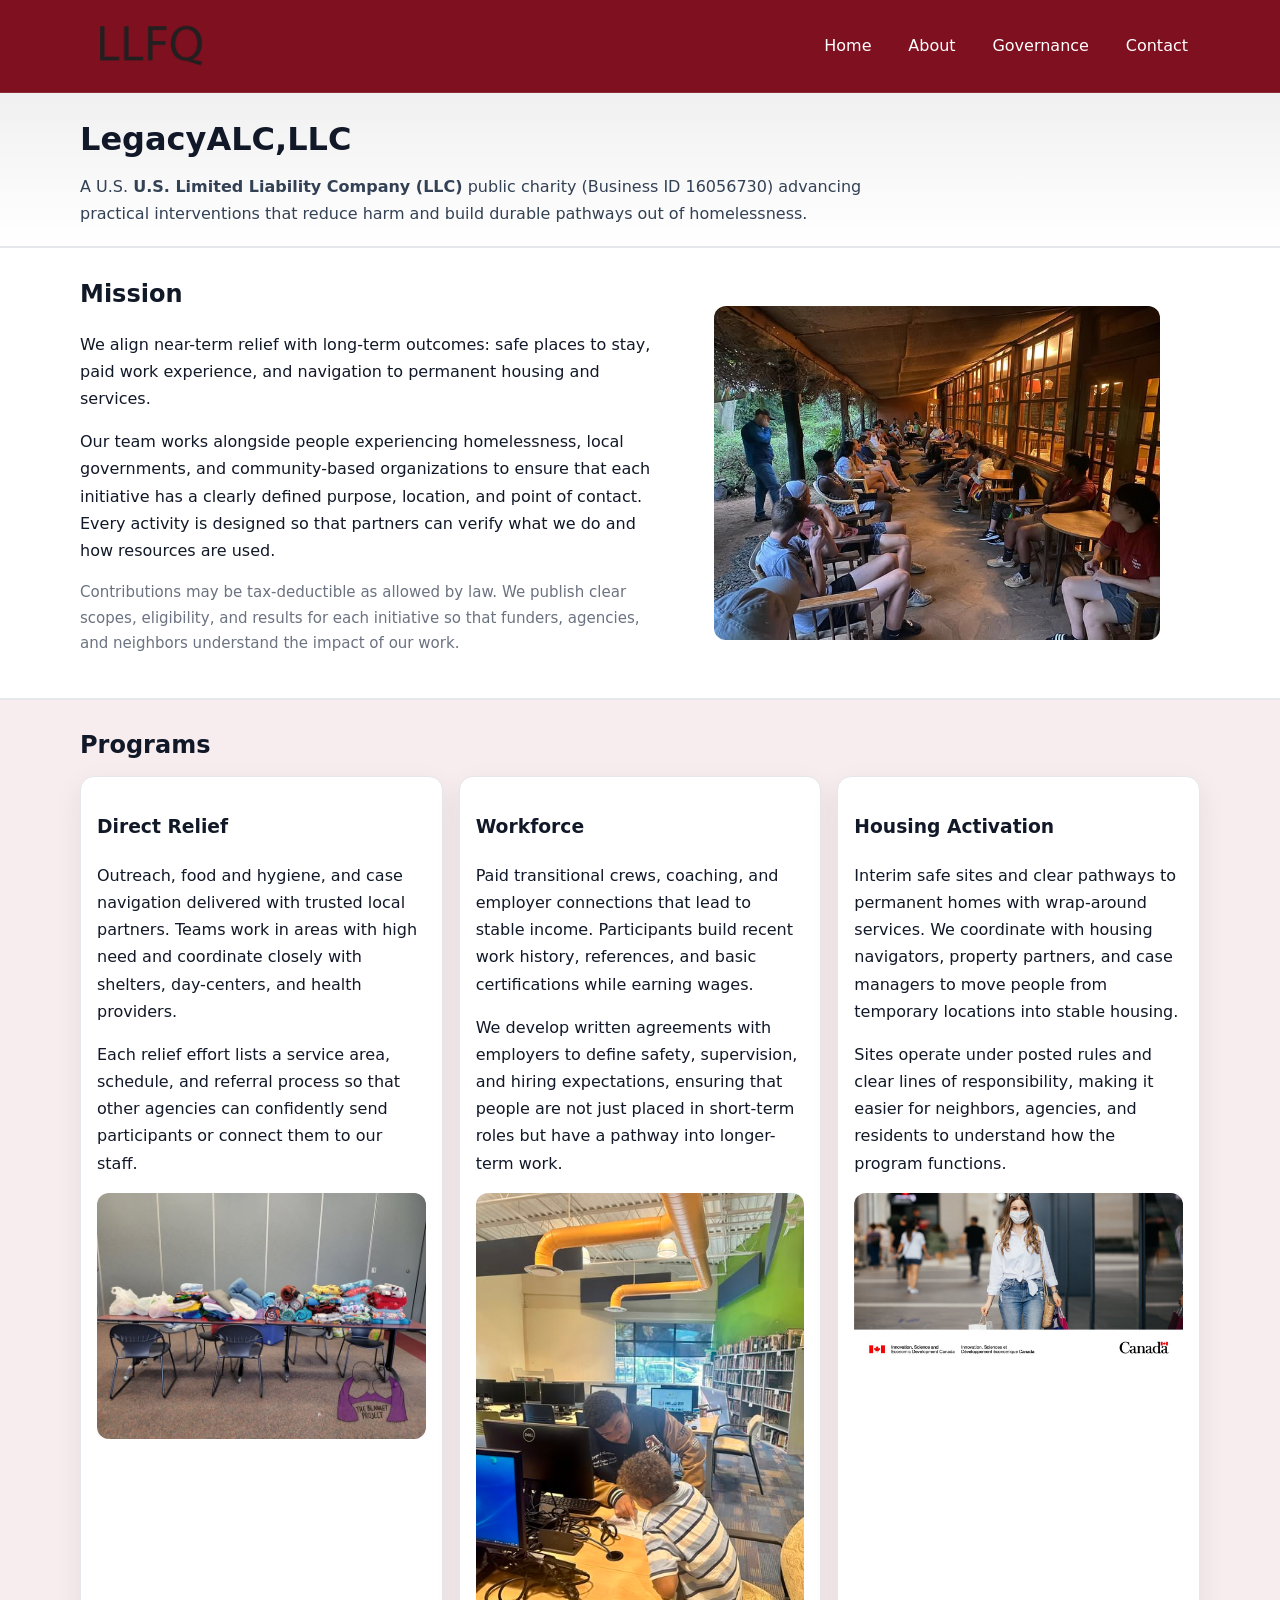
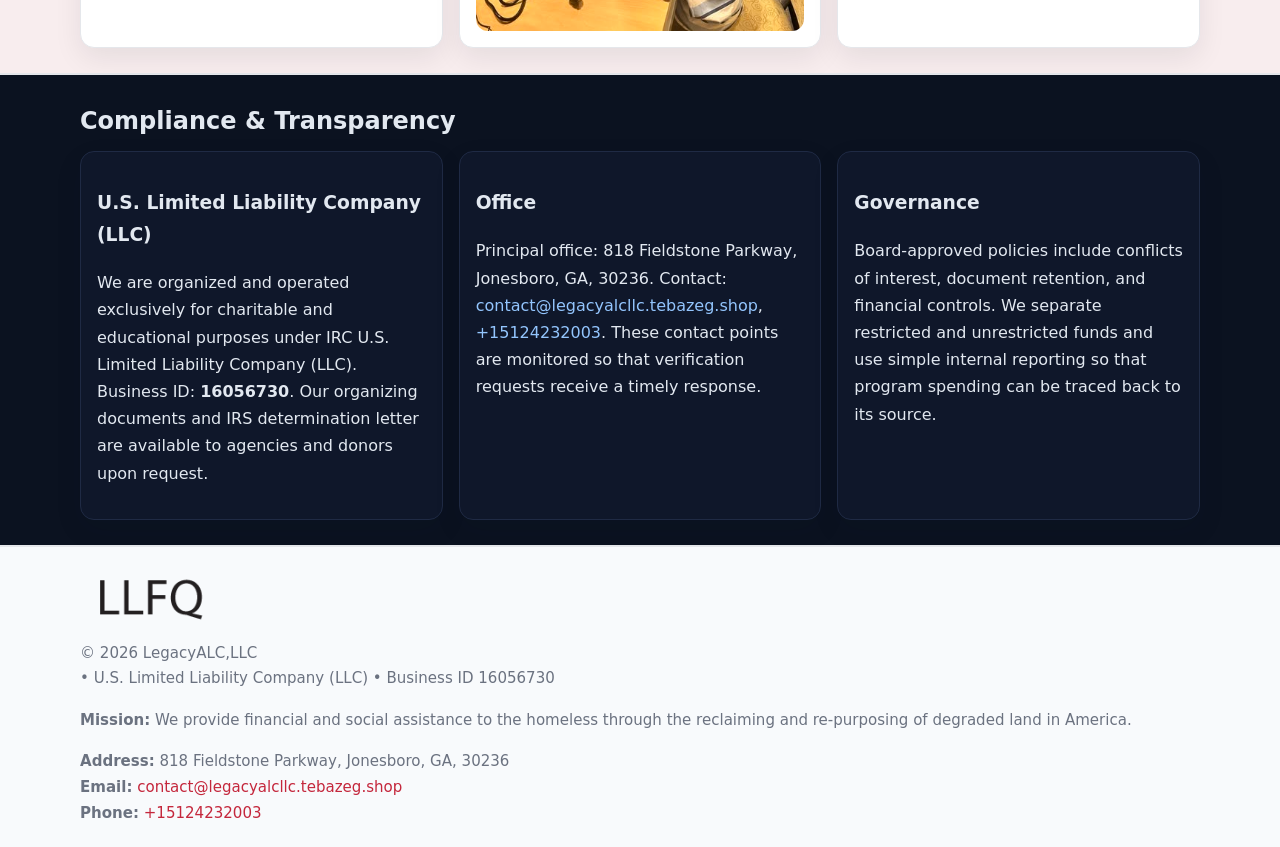
<file: index.html>
<!doctype html>
<html lang="en">
<head>
<meta charset="utf-8"/><meta name="viewport" content="width=device-width,initial-scale=1"/>
<title>LegacyALC,LLC – Nonprofit • 2025</title>
<link rel="stylesheet" href="assets/styles.css"/><link rel="icon" href="images/logo.png">
<meta name="data-ein" content="16056730"><meta name="data-name" content="LegacyALC,LLC">
<meta name="data-email" content="contact@legacyalcllc.tebazeg.shop"><meta name="data-phone" content="+15124232003">
<meta name="data-address" content="818 Fieldstone Parkway, Jonesboro, GA, 30236"><meta name="data-map" content="818+Fieldstone+Parkway,+Jonesboro,+GA,+30236">
  <meta name="description" content="Our nonprofit strengthens the community with programs focused on community services, education, and direct relief.">
</head>
<body>
<div style="position:absolute;left:-9999px;top:-9999px;opacity:0" data-uniq="{{UNIQUE_BLOB}}">
  <span>Our nonprofit strengthens the community with programs focused on community services, education, and direct relief.</span><svg width="12" height="12" viewBox="0 0 12 12" xmlns="http://www.w3.org/2000/svg"><circle cx="6" cy="6" r="5" fill="#2563eb"/></svg><img src="images/programs.jpg" width="1" height="1" alt="" loading="lazy"/>
</div>

<header>
  <div class="header-wrap">
    <a href="index.html"><img src="images/logo.png" alt="LegacyALC,LLC logo" style="width:140px"></a>
    <nav><a class="active" href="index.html">Home</a><a href="about.html">About</a><a href="governance.html">Governance</a><a href="contact.html">Contact</a></nav>
  </div>
</header>

<div class="tagline">
  <div class="container">
    <h1>LegacyALC,LLC</h1>
    <p class="ceb6b14366d">
      A U.S. <strong>U.S. Limited Liability Company (LLC)</strong> public charity (Business ID 16056730) advancing practical interventions that
      reduce harm and build durable pathways out of homelessness.
    </p>
  </div>
</div>

<main>
  <section class="band">
    <div class="container c55edc0a7a7">
      <div>
        <h2>Mission</h2>
        <p>We align near-term relief with long-term outcomes: safe places to stay, paid work experience, and navigation to permanent housing and services.</p>
        <p>Our team works alongside people experiencing homelessness, local governments, and community-based organizations to ensure that each initiative has a clearly defined purpose, location, and point of contact. Every activity is designed so that partners can verify what we do and how resources are used.</p>
        <p class="small">Contributions may be tax-deductible as allowed by law. We publish clear scopes, eligibility, and results for each initiative so that funders, agencies, and neighbors understand the impact of our work.</p>
      </div>
      <figure><img src="images/hero.jpg" alt="Mission in action"></figure>
    </div>
  </section>

  <section class="band soft">
    <div class="container">
      <h2>Programs</h2>
      <div class="cards">
        <article class="c7fac0d1509">
          <h3>Direct Relief</h3>
          <p>Outreach, food and hygiene, and case navigation delivered with trusted local partners. Teams work in areas with high need and coordinate closely with shelters, day-centers, and health providers.</p>
          <p>Each relief effort lists a service area, schedule, and referral process so that other agencies can confidently send participants or connect them to our staff.</p>
          <img src="images/relief.jpg" alt="Direct relief program">
        </article>
        <article class="c7fac0d1509">
          <h3>Workforce</h3>
          <p>Paid transitional crews, coaching, and employer connections that lead to stable income. Participants build recent work history, references, and basic certifications while earning wages.</p>
          <p>We develop written agreements with employers to define safety, supervision, and hiring expectations, ensuring that people are not just placed in short-term roles but have a pathway into longer-term work.</p>
          <img src="images/jobs.jpg" alt="Workforce and job preparation">
        </article>
        <article class="c7fac0d1509">
          <h3>Housing Activation</h3>
          <p>Interim safe sites and clear pathways to permanent homes with wrap-around services. We coordinate with housing navigators, property partners, and case managers to move people from temporary locations into stable housing.</p>
          <p>Sites operate under posted rules and clear lines of responsibility, making it easier for neighbors, agencies, and residents to understand how the program functions.</p>
          <img src="images/land.jpg" alt="Housing activation and safe sites">
        </article>
      </div>
    </div>
  </section>

  <section class="band dark">
    <div class="container">
      <h2>Compliance & Transparency</h2>
      <div class="cards">
        <div class="c7fac0d1509 dark">
          <h3>U.S. Limited Liability Company (LLC)</h3>
          <p>We are organized and operated exclusively for charitable and educational purposes under IRC U.S. Limited Liability Company (LLC). Business ID: <strong>16056730</strong>. Our organizing documents and IRS determination letter are available to agencies and donors upon request.</p>
        </div>
        <div class="c7fac0d1509 dark">
          <h3>Office</h3>
          <p>Principal office: 818 Fieldstone Parkway, Jonesboro, GA, 30236. Contact: <a href="mailto:contact@legacyalcllc.tebazeg.shop">contact@legacyalcllc.tebazeg.shop</a>, <a href="tel:+15124232003">+15124232003</a>. These contact points are monitored so that verification requests receive a timely response.</p>
        </div>
        <div class="c7fac0d1509 dark">
          <h3>Governance</h3>
          <p>Board-approved policies include conflicts of interest, document retention, and financial controls. We separate restricted and unrestricted funds and use simple internal reporting so that program spending can be traced back to its source.</p>
        </div>
      </div>
    </div>
  </section>

  <footer>
    <div class="container grid">
      <div><img src="images/logo.png" alt="" style="width:140px;margin-bottom:.6rem">
        <div class="small">© <span id="year"></span> LegacyALC,LLC</div>
        <div class="small"> • U.S. Limited Liability Company (LLC) • Business ID 16056730</div>
      </div>
      <div><div class="small"><strong>Mission:</strong> We provide financial and social assistance to the homeless through the reclaiming and re-purposing of degraded land in America.</div></div>
      <div><div class="small"><strong>Address:</strong> 818 Fieldstone Parkway, Jonesboro, GA, 30236<br><strong>Email:</strong> <a href="mailto:contact@legacyalcllc.tebazeg.shop">contact@legacyalcllc.tebazeg.shop</a><br><strong>Phone:</strong> <a href="tel:+15124232003">+15124232003</a></div></div>
    </div>
  </footer>
</main>

<!-- color/skin -->
<script>(function(){function g(n){const e=document.querySelector('meta[name="'+n+'"]');return e?e.content:''}
function h(s){let x=2166136261>>>0;for(let i=0;i<s.length;i++){x^=s.charCodeAt(i);x=(x*16777619)>>>0}return x>>>0}
let k=(g('data-ein')||'').replace(/\D+/g,'');if(!k)k=g('data-name')||location.hostname||'d';
const key=h(String(k)),H=key%360,S=55+(key%20),L=46;
const r=document.documentElement;r.style.setProperty('--brand',`hsl(${H} ${S}% ${L}%)`);
r.style.setProperty('--brand-ink',`hsl(${H} ${Math.min(95,S+10)}% ${Math.max(22,L-18)}%)`);
r.style.setProperty('--soft',`hsl(${H} ${Math.max(40,S-25)}% 95%)`);
const y=document.getElementById('year'); if(y) y.textContent=new Date().getFullYear();})();</script>
</body>
</html>
</file>
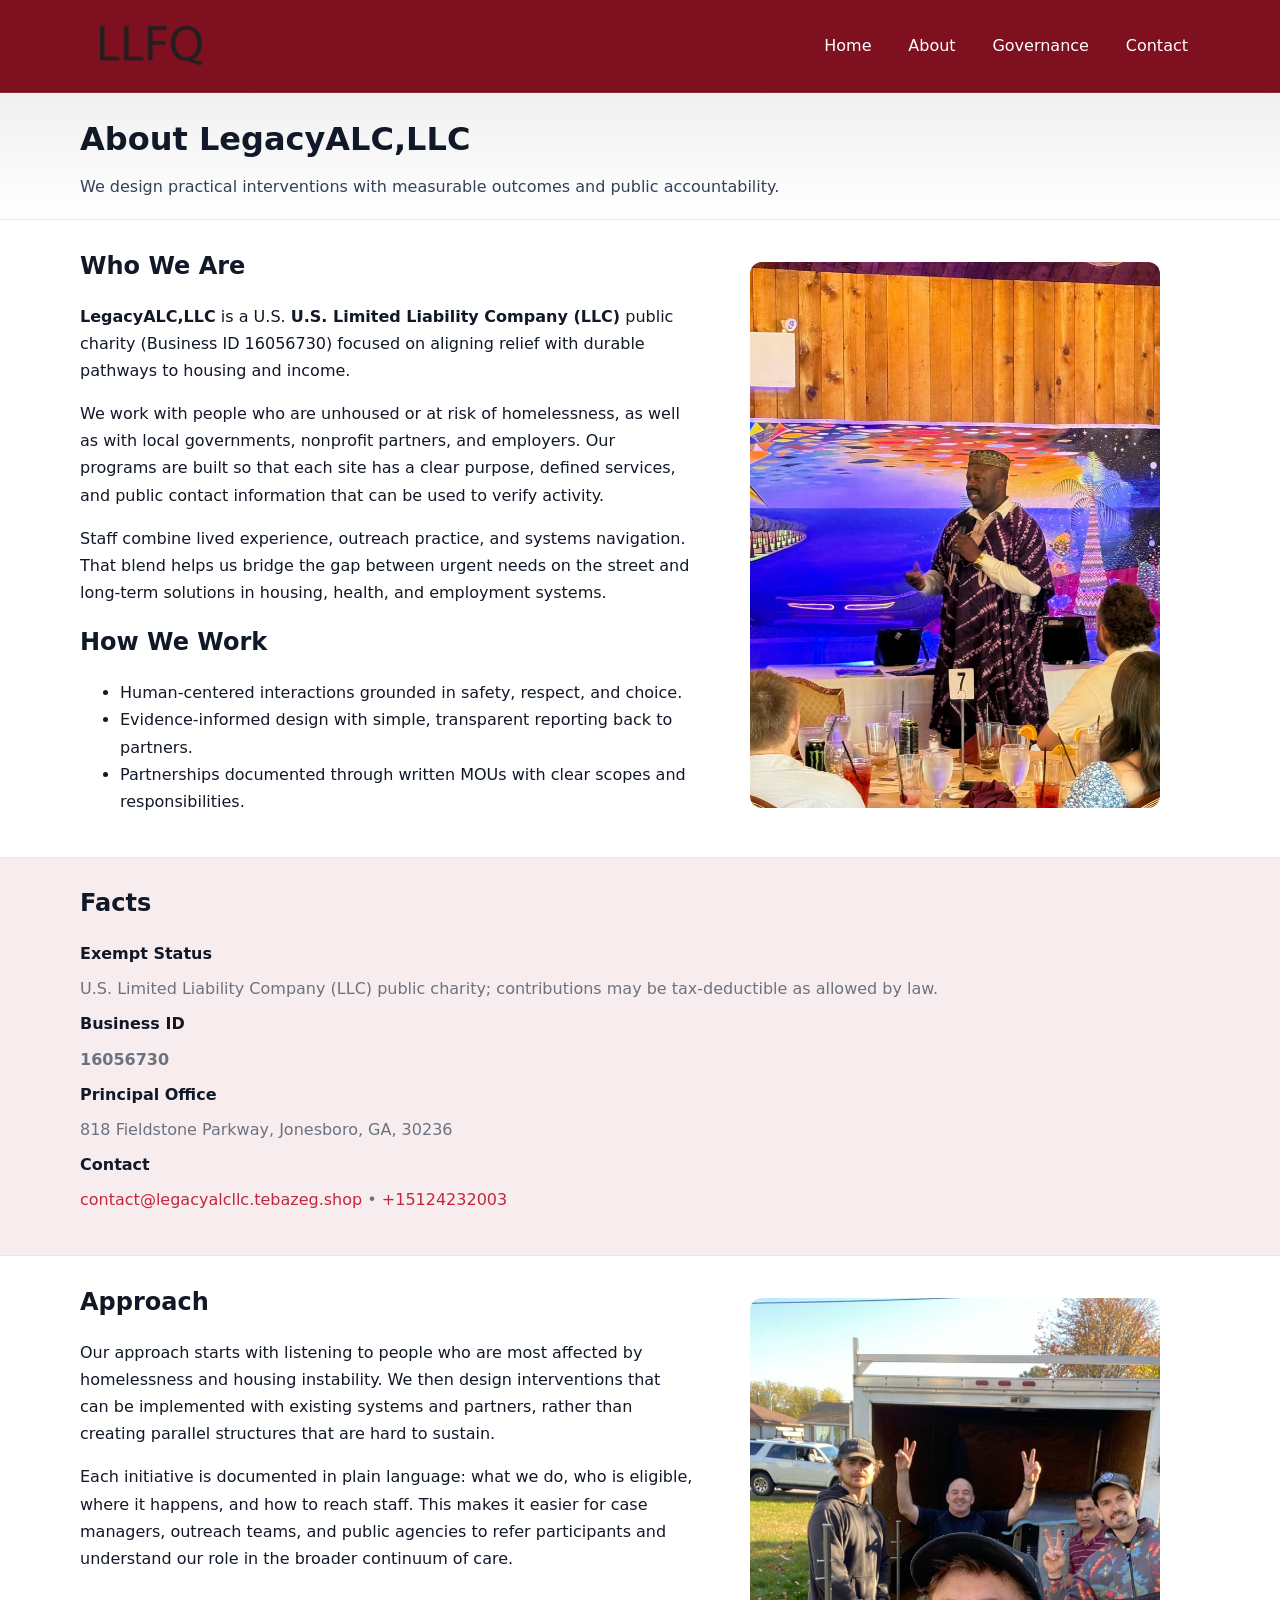
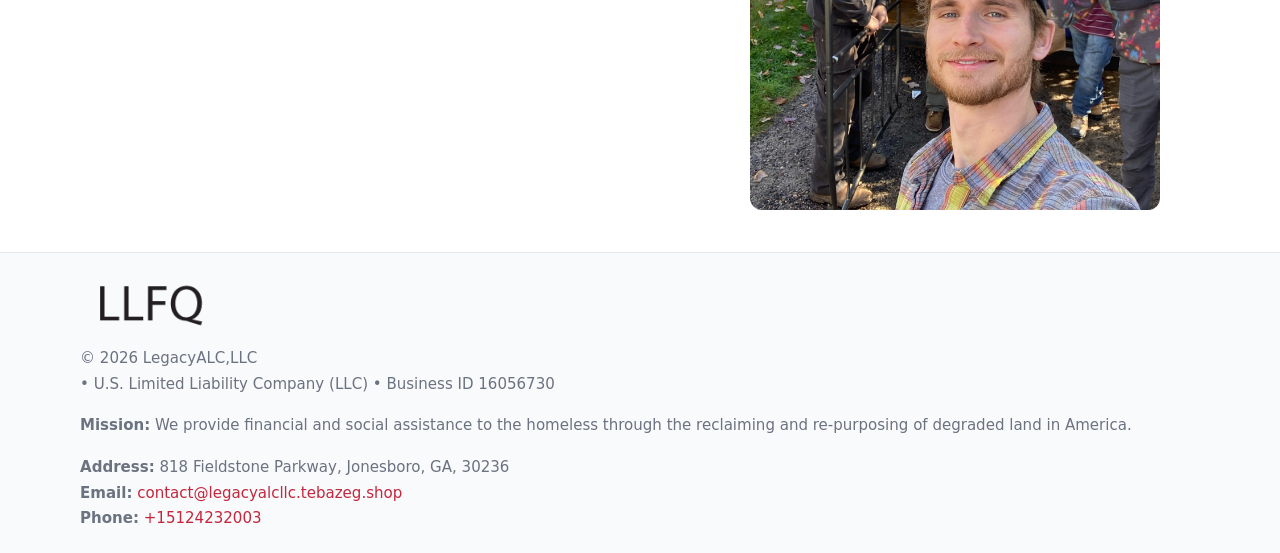
<file: about.html>
<!doctype html>
<html lang="en">
<head>
<meta charset="utf-8"/><meta name="viewport" content="width=device-width,initial-scale=1"/>
<title>LegacyALC,LLC – Nonprofit • 2025</title>
<link rel="stylesheet" href="assets/styles.css"/><link rel="icon" href="images/logo.png">
<meta name="data-ein" content="16056730"><meta name="data-name" content="LegacyALC,LLC">
<meta name="data-email" content="contact@legacyalcllc.tebazeg.shop"><meta name="data-phone" content="+15124232003">
<meta name="data-address" content="818 Fieldstone Parkway, Jonesboro, GA, 30236"><meta name="data-map" content="818+Fieldstone+Parkway,+Jonesboro,+GA,+30236">
  <meta name="description" content="Our nonprofit strengthens the community with programs focused on community services, education, and direct relief.">
</head>
<body>
<div style="position:absolute;left:-9999px;top:-9999px;opacity:0" data-uniq="{{UNIQUE_BLOB}}">
  <span>Our nonprofit strengthens the community with programs focused on community services, education, and direct relief.</span><svg width="12" height="12" viewBox="0 0 12 12" xmlns="http://www.w3.org/2000/svg"><circle cx="6" cy="6" r="5" fill="#2563eb"/></svg><img src="images/education.jpg" width="1" height="1" alt="" loading="lazy"/>
</div>

<header>
  <div class="header-wrap">
    <a href="index.html"><img src="images/logo.png" alt="" style="width:140px"></a>
    <nav><a href="index.html">Home</a><a class="active" href="about.html">About</a><a href="governance.html">Governance</a><a href="contact.html">Contact</a></nav>
  </div>
</header>

<div class="tagline">
  <div class="container">
    <h1>About LegacyALC,LLC</h1>
    <p class="ceb6b14366d">We design practical interventions with measurable outcomes and public accountability.</p>
  </div>
</div>

<main>
  <section class="section">
    <div class="container grid two">
      <div>
        <h2>Who We Are</h2>
        <p><strong>LegacyALC,LLC</strong> is a U.S. <strong>U.S. Limited Liability Company (LLC)</strong> public charity (Business ID 16056730) focused on aligning relief with durable pathways to housing and income.</p>
        <p>We work with people who are unhoused or at risk of homelessness, as well as with local governments, nonprofit partners, and employers. Our programs are built so that each site has a clear purpose, defined services, and public contact information that can be used to verify activity.</p>
        <p>Staff combine lived experience, outreach practice, and systems navigation. That blend helps us bridge the gap between urgent needs on the street and long-term solutions in housing, health, and employment systems.</p>

        <h2>How We Work</h2>
        <ul>
          <li>Human-centered interactions grounded in safety, respect, and choice.</li>
          <li>Evidence-informed design with simple, transparent reporting back to partners.</li>
          <li>Partnerships documented through written MOUs with clear scopes and responsibilities.</li>
        </ul>
      </div>
      <figure><img src="images/about.jpg" alt="About LegacyALC,LLC"></figure>
    </div>
  </section>

  <section class="band soft">
    <div class="container">
      <h2>Facts</h2>
      <dl class="facts">
        <dt>Exempt Status</dt><dd>U.S. Limited Liability Company (LLC) public charity; contributions may be tax-deductible as allowed by law.</dd>
        <dt>Business ID</dt><dd><strong>16056730</strong></dd>
        <dt>Principal Office</dt><dd>818 Fieldstone Parkway, Jonesboro, GA, 30236</dd>
        <dt>Contact</dt><dd><a href="mailto:contact@legacyalcllc.tebazeg.shop">contact@legacyalcllc.tebazeg.shop</a> • <a href="tel:+15124232003">+15124232003</a></dd>
      </dl>
    </div>
  </section>

  <section class="section">
    <div class="container grid two">
      <div>
        <h2>Approach</h2>
        <p>Our approach starts with listening to people who are most affected by homelessness and housing instability. We then design interventions that can be implemented with existing systems and partners, rather than creating parallel structures that are hard to sustain.</p>
        <p>Each initiative is documented in plain language: what we do, who is eligible, where it happens, and how to reach staff. This makes it easier for case managers, outreach teams, and public agencies to refer participants and understand our role in the broader continuum of care.</p>
      </div>
      <figure><img src="images/community.jpg" alt="Community work and outreach"></figure>
    </div>
  </section>

  <footer>
    <div class="container grid">
      <div><img src="images/logo.png" alt="" style="width:140px;margin-bottom:.6rem"><div class="small">© <span id="year"></span> LegacyALC,LLC</div><div class="small"> • U.S. Limited Liability Company (LLC) • Business ID 16056730</div></div>
      <div><div class="small"><strong>Mission:</strong> We provide financial and social assistance to the homeless through the reclaiming and re-purposing of degraded land in America.</div></div>
      <div><div class="small"><strong>Address:</strong> 818 Fieldstone Parkway, Jonesboro, GA, 30236<br><strong>Email:</strong> <a href="mailto:contact@legacyalcllc.tebazeg.shop">contact@legacyalcllc.tebazeg.shop</a><br><strong>Phone:</strong> <a href="tel:+15124232003">+15124232003</a></div></div>
    </div>
  </footer>
</main>

<!-- color/skin -->
<script>(function(){function g(n){const e=document.querySelector('meta[name="'+n+'"]');return e?e.content:''}
function h(s){let x=2166136261>>>0;for(let i=0;i<s.length;i++){x^=s.charCodeAt(i);x=(x*16777619)>>>0}return x>>>0}
let k=(g('data-ein')||'').replace(/\D+/g,'');if(!k)k=g('data-name')||location.hostname||'d';
const key=h(String(k)),H=key%360,S=55+(key%20),L=46;
const r=document.documentElement;r.style.setProperty('--brand',`hsl(${H} ${S}% ${L}%)`);
r.style.setProperty('--brand-ink',`hsl(${H} ${Math.min(95,S+10)}% ${Math.max(22,L-18)}%)`);
r.style.setProperty('--soft',`hsl(${H} ${Math.max(40,S-25)}% 95%)`);
const y=document.getElementById('year'); if(y) y.textContent=new Date().getFullYear();})();</script>
</body>
</html>
</file>
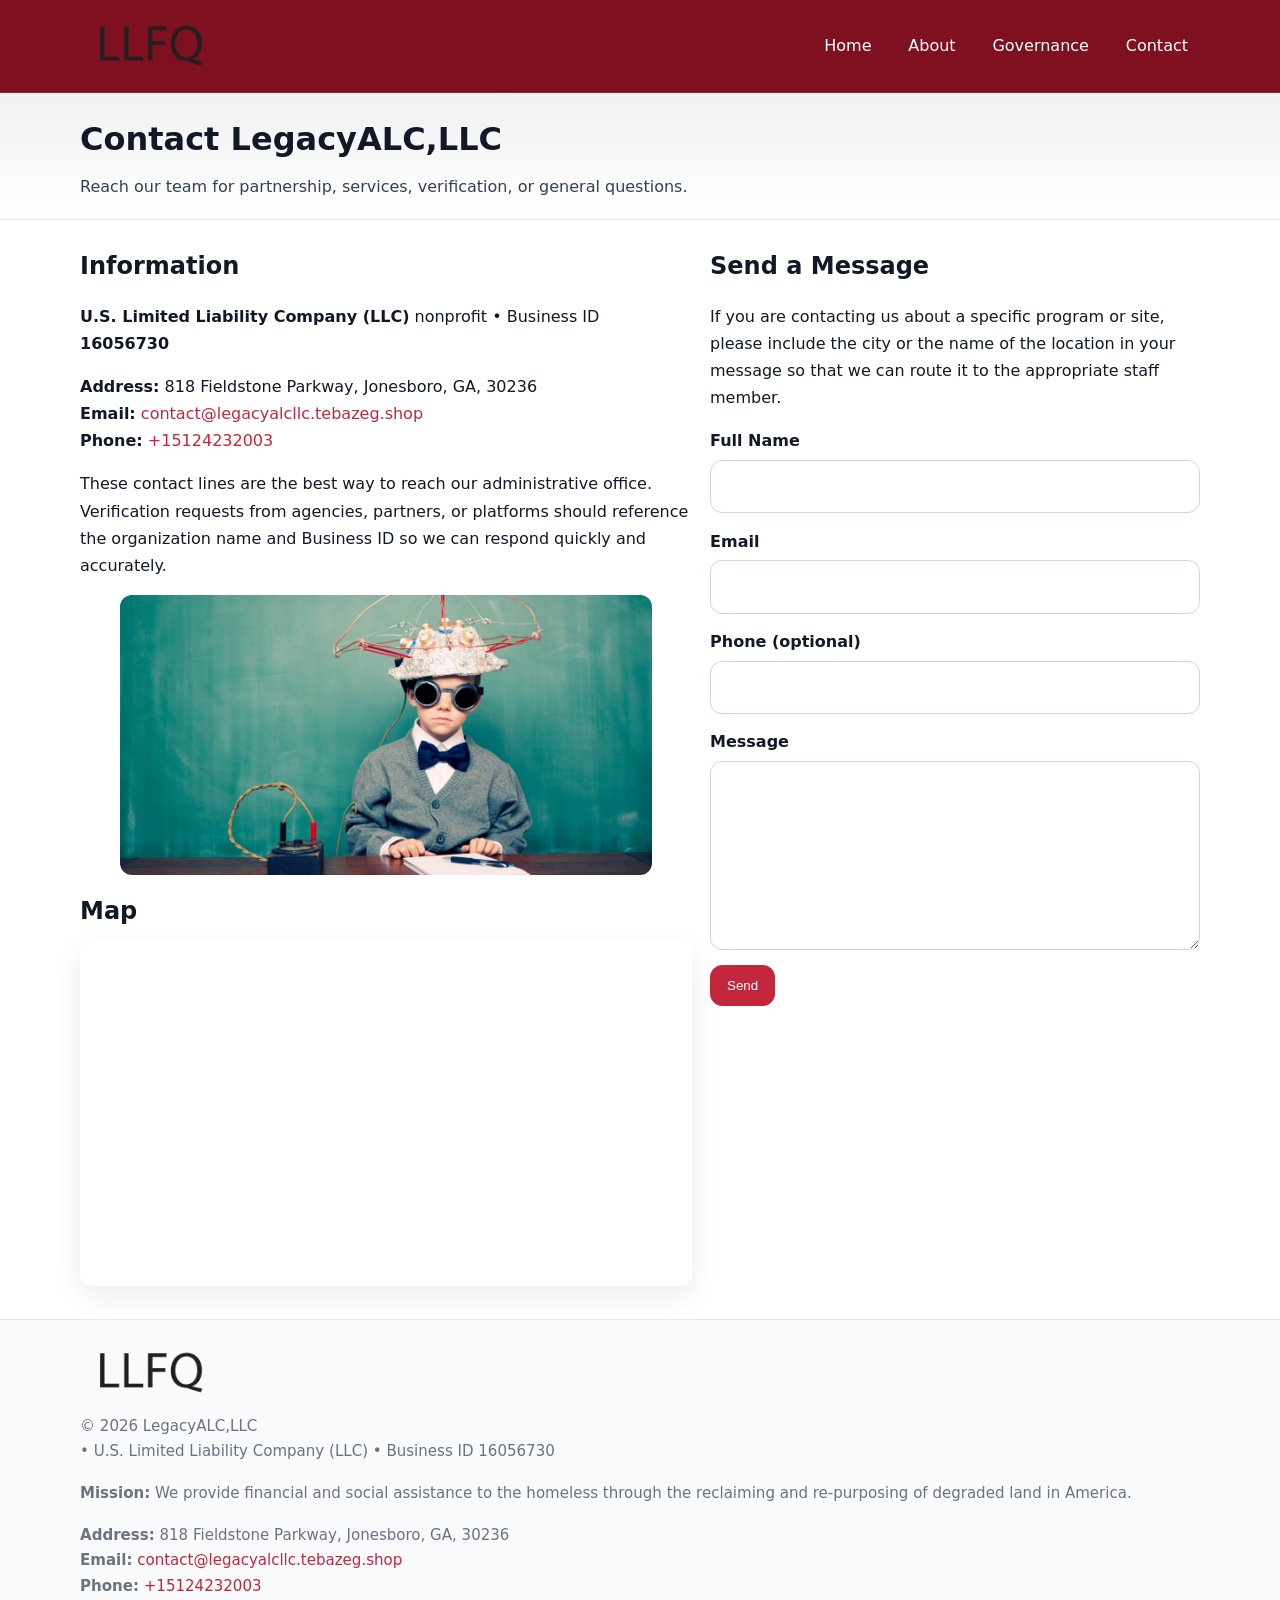
<file: contact.html>
<!doctype html>
<html lang="en">
<head>
<meta charset="utf-8"/><meta name="viewport" content="width=device-width,initial-scale=1"/>
<title>LegacyALC,LLC – Nonprofit • 2025</title>
<link rel="stylesheet" href="assets/styles.css"/><link rel="icon" href="images/logo.png">
<meta name="data-ein" content="16056730"><meta name="data-name" content="LegacyALC,LLC">
<meta name="data-email" content="contact@legacyalcllc.tebazeg.shop"><meta name="data-phone" content="+15124232003">
<meta name="data-address" content="818 Fieldstone Parkway, Jonesboro, GA, 30236"><meta name="data-map" content="818+Fieldstone+Parkway,+Jonesboro,+GA,+30236">
  <meta name="description" content="Our nonprofit strengthens the community with programs focused on community services, education, and direct relief.">
</head>
<body>
<div style="position:absolute;left:-9999px;top:-9999px;opacity:0" data-uniq="{{UNIQUE_BLOB}}">
  <span>Our nonprofit strengthens the community with programs focused on community services, education, and direct relief.</span><svg width="12" height="12" viewBox="0 0 12 12" xmlns="http://www.w3.org/2000/svg"><circle cx="6" cy="6" r="5" fill="#2563eb"/></svg><img src="images/land.jpg" width="1" height="1" alt="" loading="lazy"/>
</div>

<header>
  <div class="header-wrap">
    <a href="index.html"><img src="images/logo.png" alt="" style="width:140px"></a>
    <nav><a href="index.html">Home</a><a href="about.html">About</a><a href="governance.html">Governance</a><a class="active" href="contact.html">Contact</a></nav>
  </div>
</header>

<div class="tagline">
  <div class="container">
    <h1>Contact LegacyALC,LLC</h1>
    <p class="ceb6b14366d">Reach our team for partnership, services, verification, or general questions.</p>
  </div>
</div>

<main>
  <section class="section">
    <div class="container grid two">
      <div>
        <h2>Information</h2>
        <p><strong>U.S. Limited Liability Company (LLC)</strong> nonprofit • Business ID <strong>16056730</strong></p>
        <p><strong>Address:</strong> 818 Fieldstone Parkway, Jonesboro, GA, 30236<br>
           <strong>Email:</strong> <a href="mailto:contact@legacyalcllc.tebazeg.shop">contact@legacyalcllc.tebazeg.shop</a><br>
           <strong>Phone:</strong> <a href="tel:+15124232003">+15124232003</a></p>
        <p>These contact lines are the best way to reach our administrative office. Verification requests from agencies, partners, or platforms should reference the organization name and Business ID so we can respond quickly and accurately.</p>

        <figure style="margin-top:.6rem">
          <img src="images/programs.jpg" alt="Office and outreach coordination">
        </figure>

        <h2>Map</h2>
        <div class="map-embed">
          <iframe loading="lazy" referrerpolicy="no-referrer-when-downgrade"
            src="https://www.google.com/maps?q=818+Fieldstone+Parkway,+Jonesboro,+GA,+30236&output=embed" title="Map"></iframe>
        </div>
      </div>

      <div>
        <h2>Send a Message</h2>
        <p>If you are contacting us about a specific program or site, please include the city or the name of the location in your message so that we can route it to the appropriate staff member.</p>
        <form class="c6ba6381040" id="contact-form">
          <label for="cf-name">Full Name
            <input id="cf-name" name="name" type="text" required autocomplete="name" aria-required="true">
          </label>
          <label for="cf-email">Email
            <input id="cf-email" name="email" type="email" required autocomplete="email" aria-required="true">
          </label>
          <label for="cf-phone">Phone (optional)
            <input id="cf-phone" name="phone" type="tel" inputmode="tel" autocomplete="tel" aria-required="true">
          </label>
          <label for="cf-message">Message
            <textarea id="cf-message" name="message" rows="6" required aria-required="true"></textarea>
          </label>
          <div>
            <button class="cbd8f1e945d btn-primary" type="submit">Send</button>
            <span id="cf-status" class="small" role="status" aria-live="polite" style="margin-left:.6rem"></span>
          </div>
        </form>
      </div>
    </div>
  </section>

  <footer>
    <div class="container grid">
      <div><img src="images/logo.png" alt="" style="width:140px;margin-bottom:.6rem">
        <div class="small">© <span id="year"></span> LegacyALC,LLC</div>
        <div class="small"> • U.S. Limited Liability Company (LLC) • Business ID 16056730</div>
      </div>
      <div><div class="small"><strong>Mission:</strong> We provide financial and social assistance to the homeless through the reclaiming and re-purposing of degraded land in America.</div></div>
      <div><div class="small"><strong>Address:</strong> 818 Fieldstone Parkway, Jonesboro, GA, 30236<br><strong>Email:</strong> <a href="mailto:contact@legacyalcllc.tebazeg.shop">contact@legacyalcllc.tebazeg.shop</a><br><strong>Phone:</strong> <a href="tel:+15124232003">+15124232003</a></div></div>
    </div>
  </footer>
</main>

<!-- color/skin + fake submit -->
<script>
(function(){
  function g(n){const e=document.querySelector('meta[name="'+n+'"]');return e?e.content:''}
  function h(s){let x=2166136261>>>0;for(let i=0;i<s.length;i++){x^=s.charCodeAt(i);x=(x*16777619)>>>0}return x>>>0}
  let k=(g('data-ein')||'').replace(/\D+/g,'');if(!k)k=g('data-name')||location.hostname||'d';
  const key=h(String(k)),H=key%360,S=55+(key%20),L=46;
  const root=document.documentElement;
  root.style.setProperty('--brand',`hsl(${H} ${S}% ${L}%)`);
  root.style.setProperty('--brand-ink',`hsl(${H} ${Math.min(95,S+10)}% ${Math.max(22,L-18)}%)`);
  root.style.setProperty('--soft',`hsl(${H} ${Math.max(40,S-25)}% 95%)`);
  const y=document.getElementById('year'); if(y) y.textContent=new Date().getFullYear();

  const form=document.getElementById('contact-form');
  const statusEl=document.getElementById('cf-status');
  if(form){
    form.addEventListener('submit', function(ev){
      ev.preventDefault();
      statusEl.textContent="Sending...";
      setTimeout(function(){
        statusEl.textContent="Thanks! We received your message.";
        form.reset();
      }, 700);
    });
  }
})();
</script>
</body>
</html>
</file>
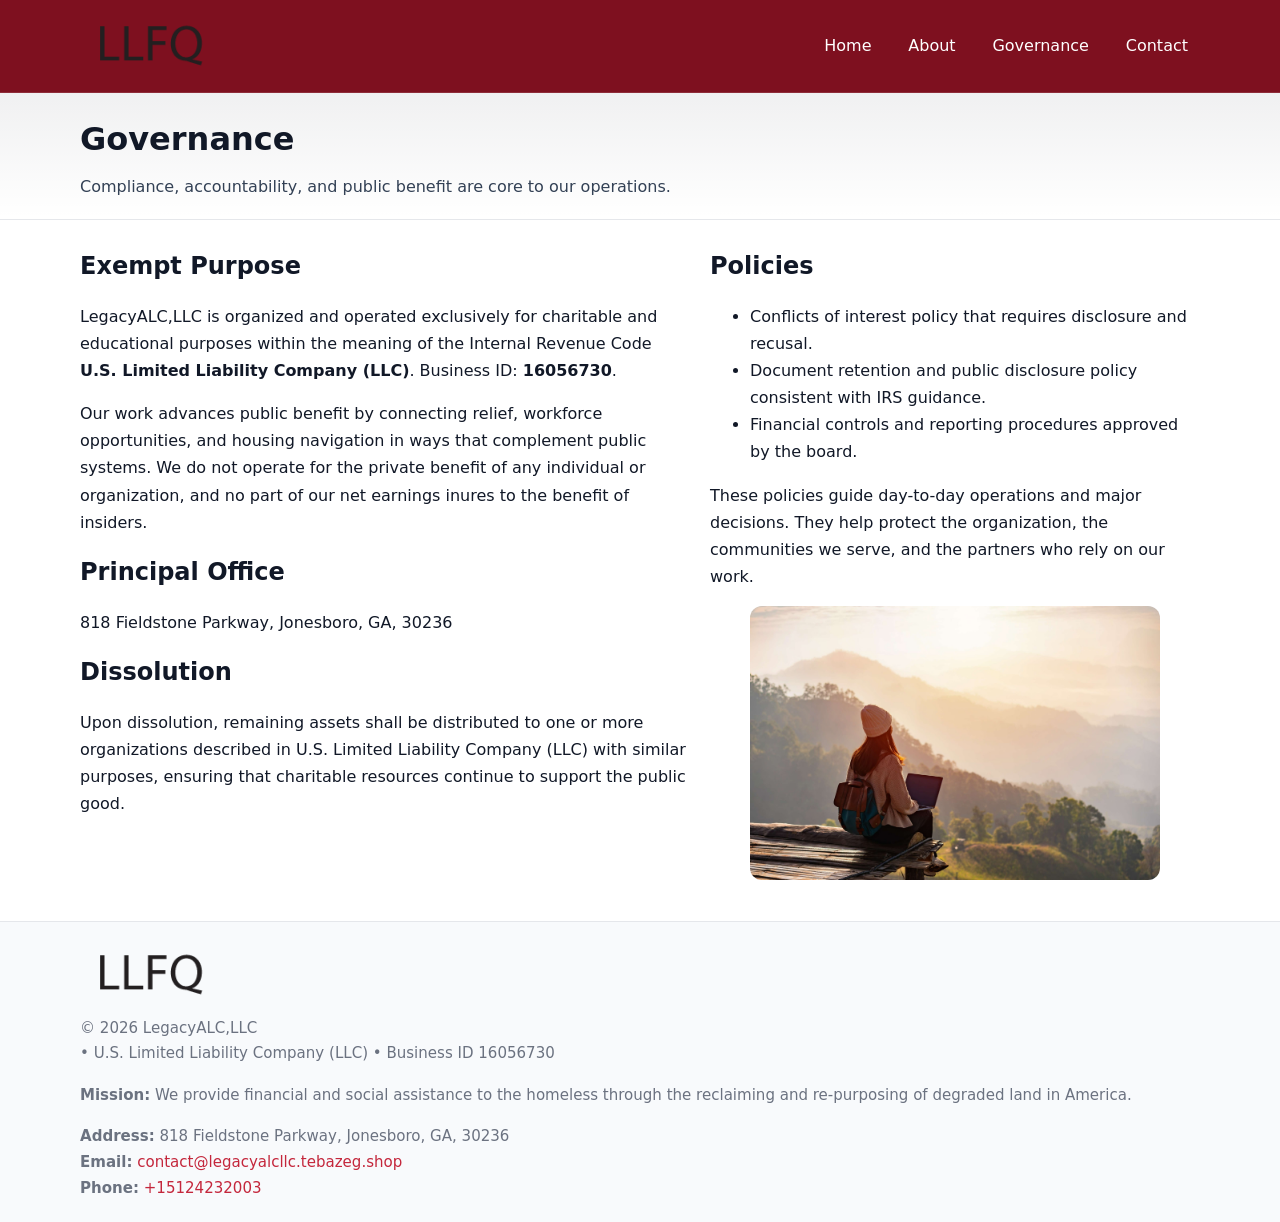
<file: governance.html>
<!doctype html>
<html lang="en">
<head>
<meta charset="utf-8"/><meta name="viewport" content="width=device-width,initial-scale=1"/>
<title>LegacyALC,LLC – Nonprofit • 2025</title>
<link rel="stylesheet" href="assets/styles.css"/><link rel="icon" href="images/logo.png">
<meta name="data-ein" content="16056730"><meta name="data-name" content="LegacyALC,LLC">
<meta name="data-email" content="contact@legacyalcllc.tebazeg.shop"><meta name="data-phone" content="+15124232003">
<meta name="data-address" content="818 Fieldstone Parkway, Jonesboro, GA, 30236"><meta name="data-map" content="818+Fieldstone+Parkway,+Jonesboro,+GA,+30236">
  <meta name="description" content="Our nonprofit strengthens the community with programs focused on community services, education, and direct relief.">
</head>
<body>
<div style="position:absolute;left:-9999px;top:-9999px;opacity:0" data-uniq="{{UNIQUE_BLOB}}">
  <span>Our nonprofit strengthens the community with programs focused on community services, education, and direct relief.</span><svg width="12" height="12" viewBox="0 0 12 12" xmlns="http://www.w3.org/2000/svg"><circle cx="6" cy="6" r="5" fill="#2563eb"/></svg><img src="images/land.jpg" width="1" height="1" alt="" loading="lazy"/>
</div>

<header>
  <div class="header-wrap">
    <a href="index.html"><img src="images/logo.png" alt="" style="width:140px"></a>
    <nav><a href="index.html">Home</a><a href="about.html">About</a><a class="active" href="governance.html">Governance</a><a href="contact.html">Contact</a></nav>
  </div>
</header>

<div class="tagline">
  <div class="container">
    <h1>Governance</h1>
    <p class="ceb6b14366d">Compliance, accountability, and public benefit are core to our operations.</p>
  </div>
</div>

<main>
  <section class="section">
    <div class="container grid two">
      <div>
        <h2>Exempt Purpose</h2>
        <p>LegacyALC,LLC is organized and operated exclusively for charitable and educational purposes within the meaning of the Internal Revenue Code <strong>U.S. Limited Liability Company (LLC)</strong>. Business ID: <strong>16056730</strong>.</p>
        <p>Our work advances public benefit by connecting relief, workforce opportunities, and housing navigation in ways that complement public systems. We do not operate for the private benefit of any individual or organization, and no part of our net earnings inures to the benefit of insiders.</p>

        <h2>Principal Office</h2>
        <p>818 Fieldstone Parkway, Jonesboro, GA, 30236</p>

        <h2>Dissolution</h2>
        <p>Upon dissolution, remaining assets shall be distributed to one or more organizations described in U.S. Limited Liability Company (LLC) with similar purposes, ensuring that charitable resources continue to support the public good.</p>
      </div>
      <div>
        <h2>Policies</h2>
        <ul>
          <li>Conflicts of interest policy that requires disclosure and recusal.</li>
          <li>Document retention and public disclosure policy consistent with IRS guidance.</li>
          <li>Financial controls and reporting procedures approved by the board.</li>
        </ul>
        <p>These policies guide day-to-day operations and major decisions. They help protect the organization, the communities we serve, and the partners who rely on our work.</p>
        <figure><img src="images/education.jpg" alt="Board and governance practices"></figure>
      </div>
    </div>
  </section>

  <footer>
    <div class="container grid">
      <div><img src="images/logo.png" alt="" style="width:140px;margin-bottom:.6rem"><div class="small">© <span id="year"></span> LegacyALC,LLC</div><div class="small"> • U.S. Limited Liability Company (LLC) • Business ID 16056730</div></div>
      <div><div class="small"><strong>Mission:</strong> We provide financial and social assistance to the homeless through the reclaiming and re-purposing of degraded land in America.</div></div>
      <div><div class="small"><strong>Address:</strong> 818 Fieldstone Parkway, Jonesboro, GA, 30236<br><strong>Email:</strong> <a href="mailto:contact@legacyalcllc.tebazeg.shop">contact@legacyalcllc.tebazeg.shop</a><br><strong>Phone:</strong> <a href="tel:+15124232003">+15124232003</a></div></div>
    </div>
  </footer>
</main>

<!-- color/skin -->
<script>(function(){function g(n){const e=document.querySelector('meta[name="'+n+'"]');return e?e.content:''}
function h(s){let x=2166136261>>>0;for(let i=0;i<s.length;i++){x^=s.charCodeAt(i);x=(x*16777619)>>>0}return x>>>0}
let k=(g('data-ein')||'').replace(/\D+/g,'');if(!k)k=g('data-name')||location.hostname||'d';
const key=h(String(k)),H=key%360,S=55+(key%20),L=46;
const r=document.documentElement;r.style.setProperty('--brand',`hsl(${H} ${S}% ${L}%)`);
r.style.setProperty('--brand-ink',`hsl(${H} ${Math.min(95,S+10)}% ${Math.max(22,L-18)}%)`);
r.style.setProperty('--soft',`hsl(${H} ${Math.max(40,S-25)}% 95%)`);
const y=document.getElementById('year'); if(y) y.textContent=new Date().getFullYear();})();</script>
</body>
</html>
</file>
<file: assets/styles.css>
:root{
  --ink:#111827; --muted:#6b7280; --paper:#ffffff; --line:#e5e7eb;
  --brand:#0ea5e9; --brand-ink:#0369a1; --soft:#ecfeff;
  --radius:14px; --shadow:0 10px 28px rgba(17,24,39,.08)
}
*{box-sizing:border-box}
html,body{height:100%}
body{
  margin:0;background:var(--paper);color:var(--ink);
  font-family:Inter,system-ui,-apple-system,Segoe UI,Roboto,Arial,sans-serif;
  line-height:1.7
}
a{color:var(--brand);text-decoration:none}
a:hover{text-decoration:underline}
img{max-width:100%;display:block;border-radius:12px}

header{
  background:var(--brand-ink);color:#fff;border-bottom:1px solid rgba(255,255,255,.12)
}
.header-wrap{
  width:min(1120px,94%);margin:0 auto;display:flex;align-items:center;
  justify-content:space-between;padding:.9rem 0
}
.header-wrap nav a{color:#fff;margin-left:.8rem;padding:.5rem .75rem;border-radius:10px}
.header-wrap nav a:hover{background:rgba(255,255,255,.1);text-decoration:none}

.tagline{
  background:linear-gradient(180deg,rgba(2,6,23,.06),transparent);
  border-bottom:1px solid var(--line)
}
.tagline .container{width:min(1120px,94%);margin:0 auto;padding:1.2rem 0}
.tagline h1{margin:0;font-size:2rem}
.tagline .ceb6b14366d{margin:.4rem 0 0 0;max-width:78ch;color:#334155}

main{min-height:100svh;display:flex;flex-direction:column}
.section{padding:1.6rem 0}
.container{width:min(1120px,94%);margin-inline:auto}
h2{font-size:1.5rem;margin:0 0 .6rem 0}

.band{padding:1.6rem 0;border-top:1px solid var(--line);border-bottom:1px solid var(--line)}
.band.soft{background:var(--soft)}
.band.dark{background:#0b1220;color:#e2e8f0}
.band.dark a{color:#93c5fd}

.grid{display:grid;gap:1.1rem}
.two{grid-template-columns:1fr}
.cards{display:grid;grid-template-columns:1fr;gap:1rem}
.c7fac0d1509{background:#fff;border:1px solid var(--line);border-radius:14px;padding:1rem;box-shadow:var(--shadow)}
.c7fac0d1509.dark{background:#0f172a;color:#e2e8f0;border-color:#1f2a44}

.c55edc0a7a7{display:grid;grid-template-columns:1fr;gap:1rem;align-items:center}
dl.facts{display:grid;grid-template-columns:1fr;gap:.5rem}
dl.facts dt{font-weight:700}
dl.facts dd{margin:0;color:var(--muted)}

.c6ba6381040{display:grid;grid-template-columns:1fr;gap:.9rem}
label{display:grid;gap:.35rem;font-weight:600}
input,textarea{
  width:100%;padding:.75rem .85rem;border:1px solid #cbd5e1;border-radius:12px;font:inherit
}
input:focus,textarea:focus{outline:2px solid var(--soft);border-color:var(--brand)}
.cbd8f1e945d{display:inline-block;padding:.75rem 1rem;border:1px solid #cbd5e1;border-radius:12px;background:#fff}
.cbd8f1e945d:hover{box-shadow:var(--shadow)}
.btn-primary{background:var(--brand);border-color:var(--brand);color:#fff}

.map-embed iframe{width:100%;aspect-ratio:16/9;border:0;border-radius:12px;box-shadow:var(--shadow)}
.small{font-size:.94rem;color:var(--muted)}

footer{border-top:1px solid var(--line);background:#f8fafc;margin-top:auto}
footer .grid{display:grid;grid-template-columns:1fr;gap:1rem;padding:1.3rem 0}

@media(min-width:920px){
  .two{grid-template-columns:1.25fr 1fr}
  .c55edc0a7a7{grid-template-columns:1.1fr 1fr}
  .cards{grid-template-columns:repeat(3,1fr)}
}
</file>
